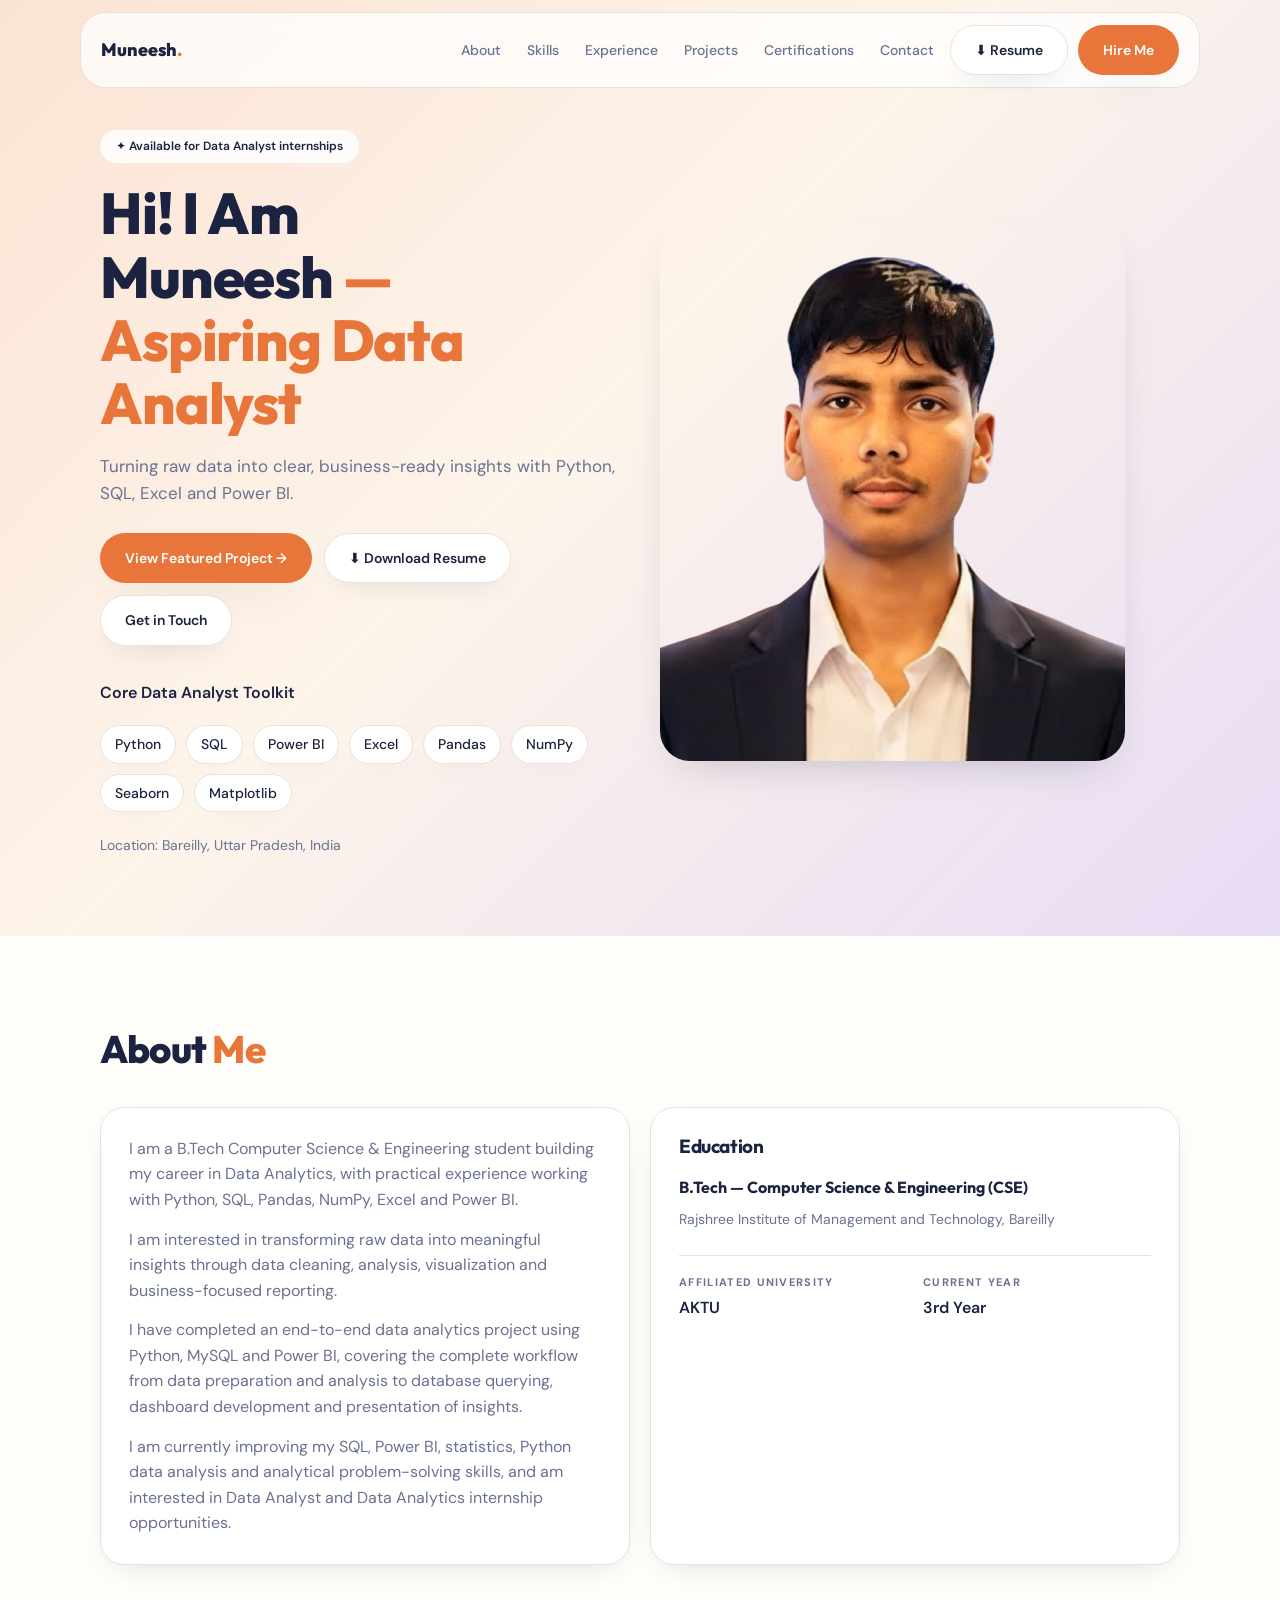
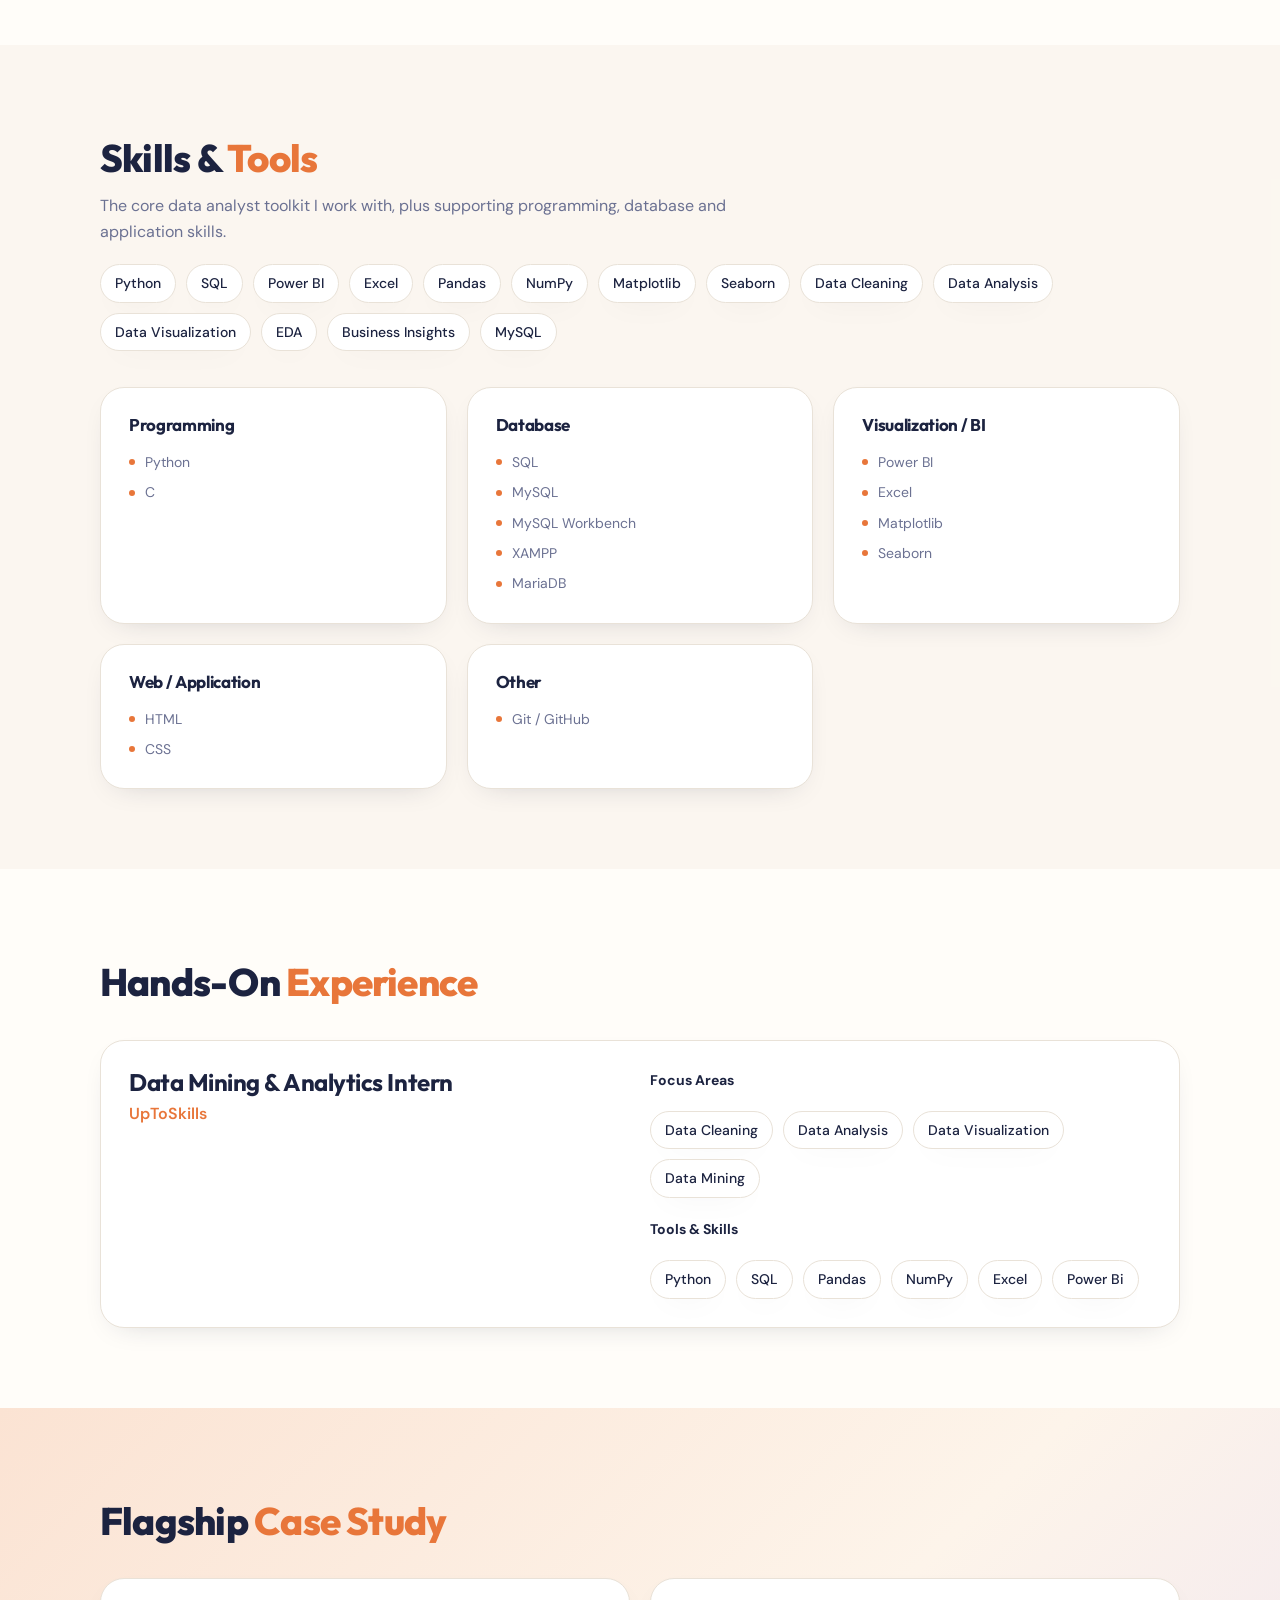
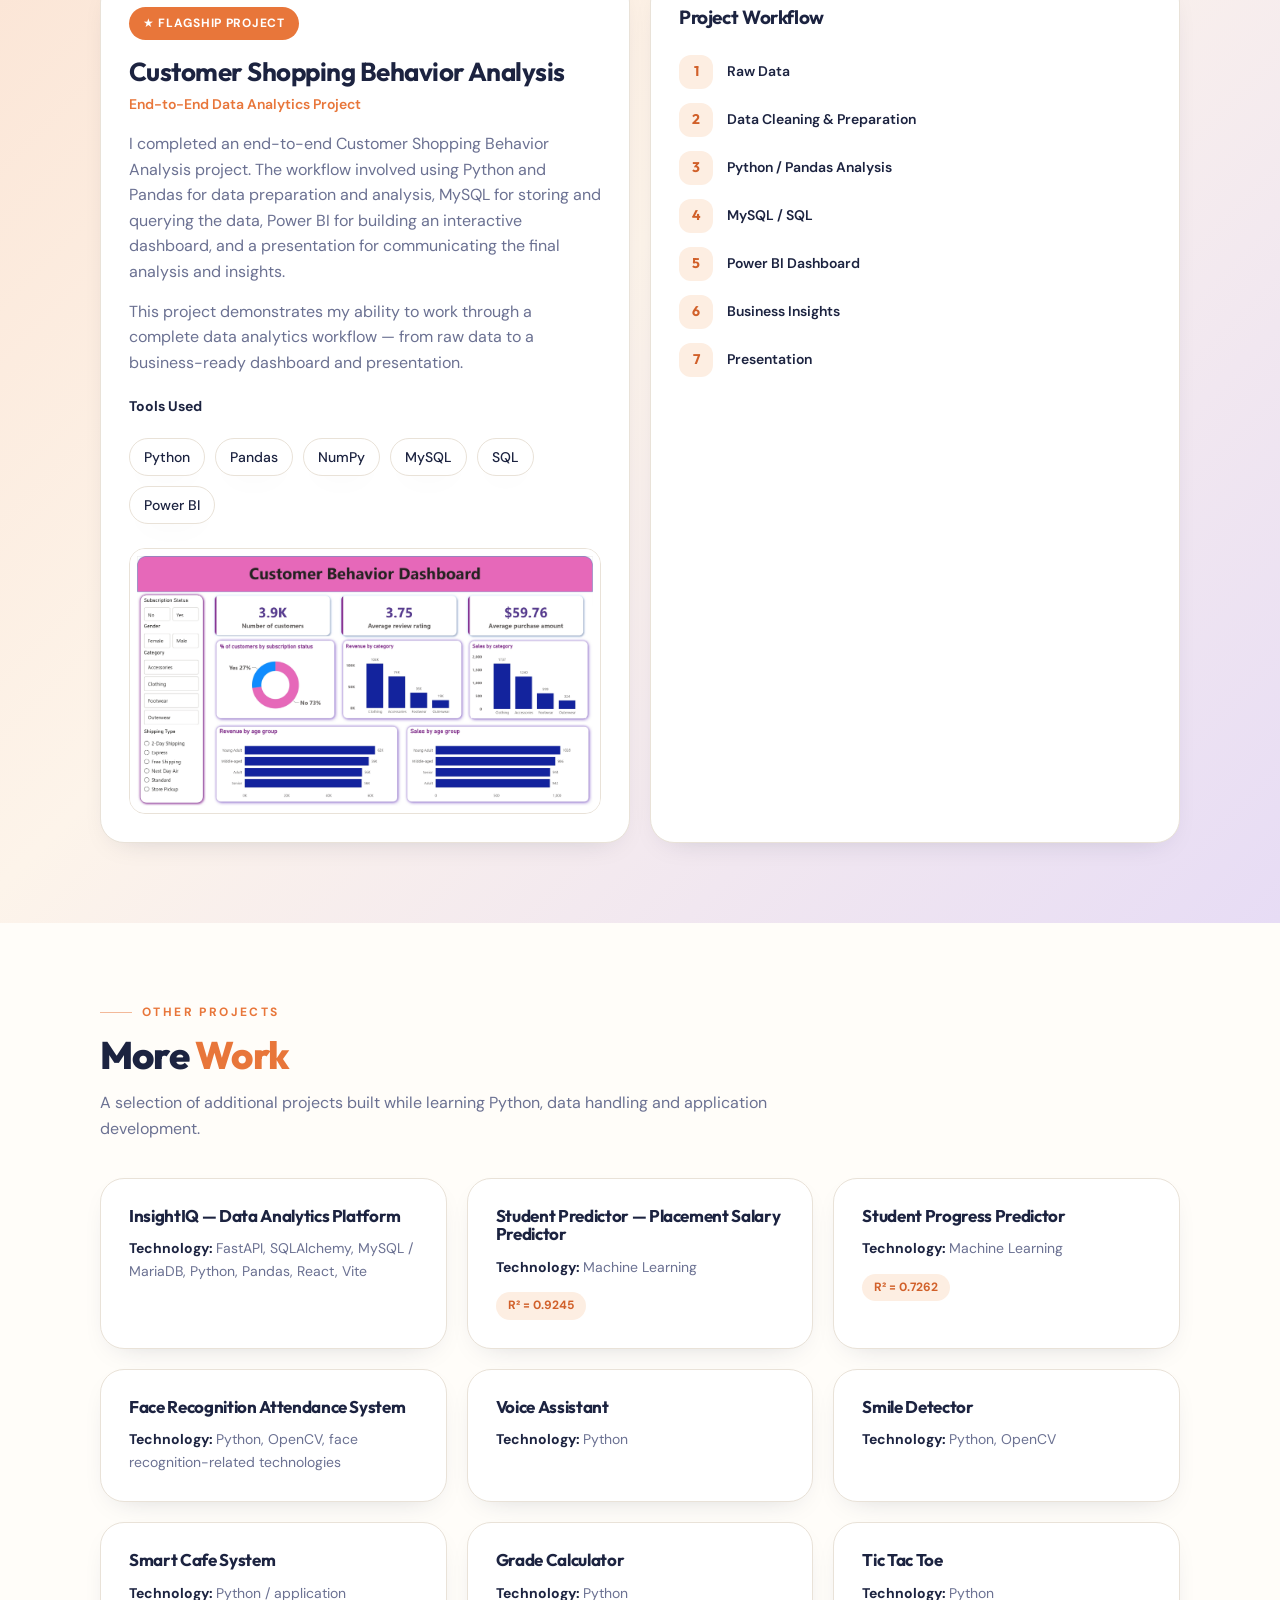
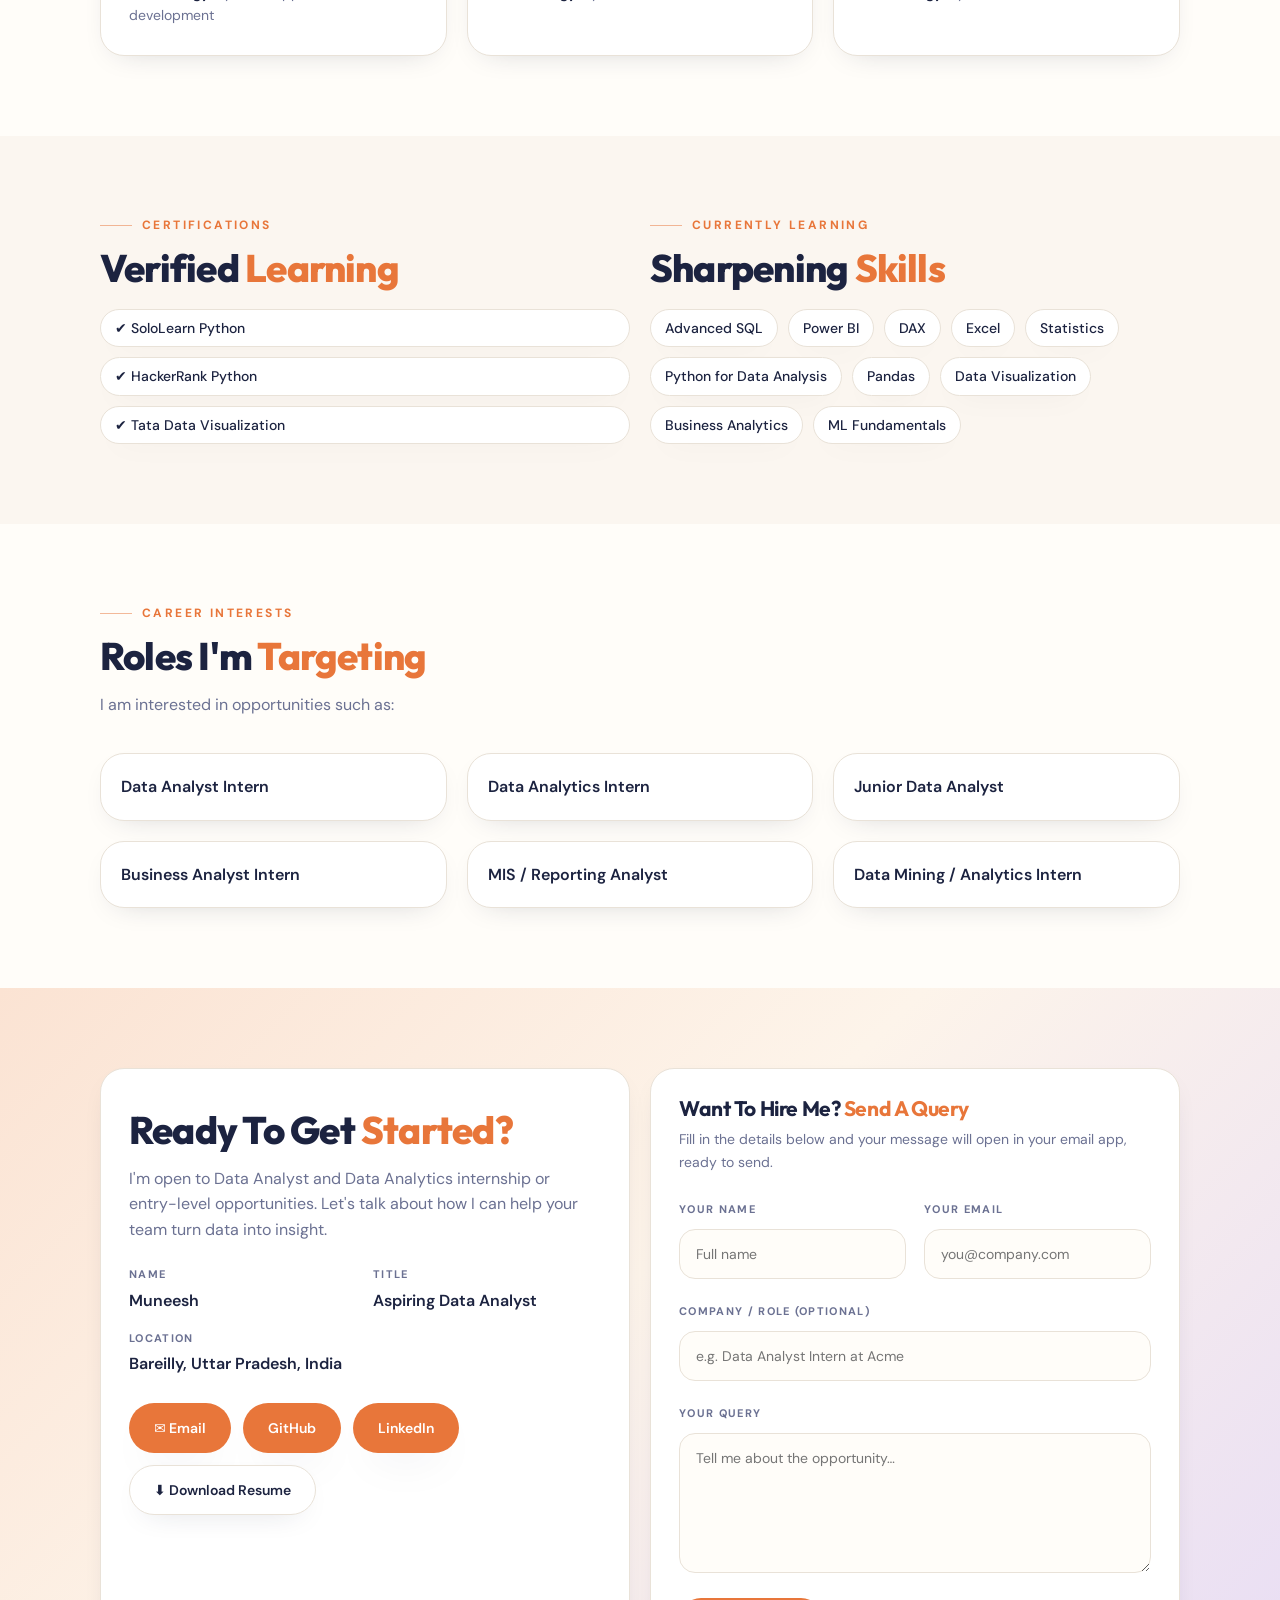
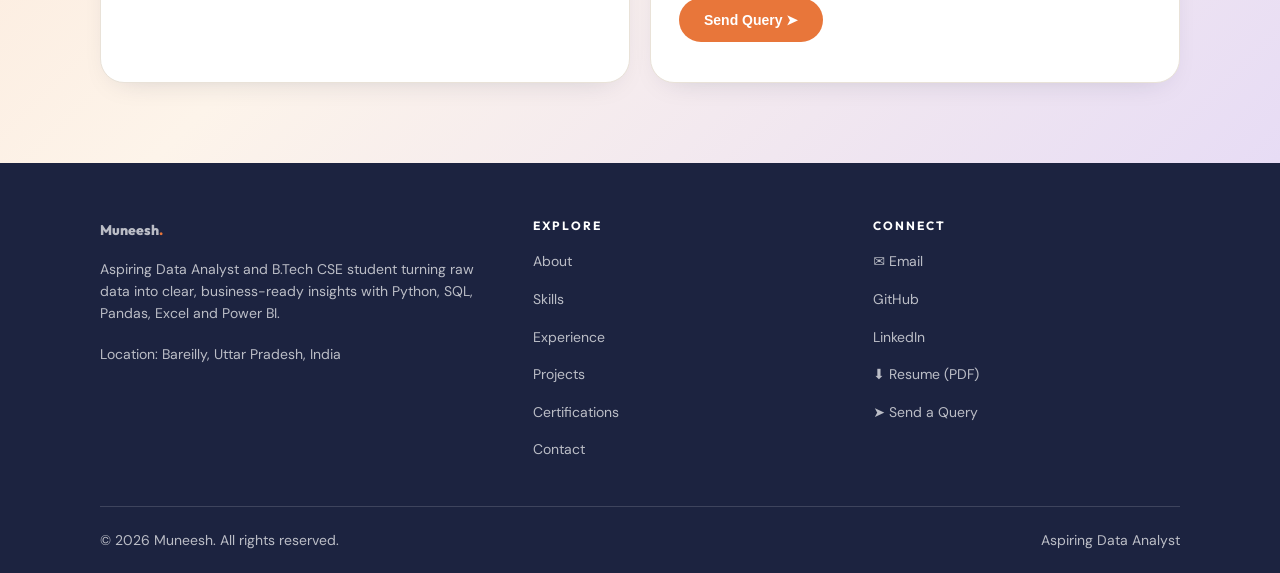
<file: index.html>
<!doctype html>
<html lang="en">
  <head>
    <meta charset="utf-8" />
    <meta name="viewport" content="width=device-width, initial-scale=1" />
    <title>Muneesh — Aspiring Data Analyst | Python, SQL &amp; Power BI</title>
    <meta
      name="description"
      content="Portfolio of Muneesh, an aspiring Data Analyst skilled in Python, SQL, Power BI, Excel and Pandas, with an end-to-end Customer Shopping Behavior Analysis project."
    />
    <link rel="preconnect" href="https://fonts.googleapis.com" />
    <link rel="preconnect" href="https://fonts.gstatic.com" crossorigin />
    <link
      href="https://fonts.googleapis.com/css2?family=DM+Sans:wght@400;500;600;700&family=Outfit:wght@600;700;800&display=swap"
      rel="stylesheet"
    />
    <link rel="stylesheet" href="style.css" />
  </head>
  <body>
    <!-- ================= NAVIGATION ================= -->
    <header>
      <nav class="nav" id="nav" aria-label="Main navigation">
        <a class="nav__brand" href="#home">Muneesh<span>.</span></a>
        <ul class="nav__links">
          <li><a href="#about">About</a></li>
          <li><a href="#skills">Skills</a></li>
          <li><a href="#experience">Experience</a></li>
          <li><a href="#featured-project">Projects</a></li>
          <li><a href="#certifications">Certifications</a></li>
          <li><a href="#contact">Contact</a></li>
        </ul>
        <div class="nav__actions">
          <!-- EDIT: point href to your PDF file name -->
          <a class="btn btn--ghost" href="resume.pdf" download>⬇ Resume</a>
          <a class="btn btn--primary" href="#contact">Hire Me</a>
        </div>
        <button class="nav__toggle" id="navToggle" aria-expanded="false" aria-controls="navMobile" aria-label="Toggle menu">☰</button>
      </nav>
      <div class="nav__mobile" id="navMobile">
        <ul>
          <li><a href="#about">About</a></li>
          <li><a href="#skills">Skills</a></li>
          <li><a href="#experience">Experience</a></li>
          <li><a href="#featured-project">Projects</a></li>
          <li><a href="#certifications">Certifications</a></li>
          <li><a href="#contact">Contact</a></li>
        </ul>
        <a class="btn btn--primary" href="#contact">Hire Me</a>
        <a class="btn btn--ghost" href="resume.pdf" download>⬇ Download Resume</a>
      </div>
    </header>

    <main>
      <!-- ================= HERO ================= -->
      <section class="hero section--hero-tint" id="home">
        <div class="wrap hero__grid">
          <div class="reveal">
            <span class="badge">✦ Available for Data Analyst internships</span>
            <h1>Hi! I Am<br />Muneesh <em>— Aspiring Data Analyst</em></h1>
            <p class="hero__lead">
              Turning raw data into clear, business-ready insights with Python, SQL, Excel and Power BI.
            </p>
            <div class="hero__cta">
              <a class="btn btn--primary" href="#featured-project">View Featured Project →</a>
              <a class="btn btn--ghost" href="resume.pdf" download>⬇ Download Resume</a>
              <a class="btn btn--ghost" href="#query">Get in Touch</a>
            </div>
            <p style="margin-top: 34px; font-weight: 600">Core Data Analyst Toolkit</p>
            <ul class="chips">
              <li class="chip">Python</li>
              <li class="chip">SQL</li>
              <li class="chip">Power BI</li>
              <li class="chip">Excel</li>
              <li class="chip">Pandas</li>
              <li class="chip">NumPy</li>
              <li class="chip">Seaborn</li>
              <li class="chip">Matplotlib</li>
            </ul>
            <p style="margin-top: 22px; color: var(--muted); font-size: 14px">Location: Bareilly, Uttar Pradesh, India</p>
          </div>
          <div class="reveal">
            <img class="hero__img" src="hero-analytics.png" alt="3D illustration of analytics dashboards with charts and graphs" />
          </div>
        </div>
      </section>

      <!-- ================= ABOUT ================= -->
      <section class="section" id="about">
        <div class="wrap">
          <div class="reveal">
            
            <h2 class="h2">About <span>Me</span></h2>
          </div>
          <div class="grid split">
            <div class="card reveal">
              <p style="color: var(--muted)">
                I am a B.Tech Computer Science &amp; Engineering student building my career in Data
                Analytics, with practical experience working with Python, SQL, Pandas, NumPy, Excel
                and Power BI.
              </p>
              <p style="color: var(--muted); margin-top: 14px">
                I am interested in transforming raw data into meaningful insights through data
                cleaning, analysis, visualization and business-focused reporting.
              </p>
              <p style="color: var(--muted); margin-top: 14px">
                I have completed an end-to-end data analytics project using Python, MySQL and Power
                BI, covering the complete workflow from data preparation and analysis to database
                querying, dashboard development and presentation of insights.
              </p>
              <p style="color: var(--muted); margin-top: 14px">
                I am currently improving my SQL, Power BI, statistics, Python data analysis and
                analytical problem-solving skills, and am interested in Data Analyst and Data
                Analytics internship opportunities.
              </p>
            </div>
            <div class="card reveal">
              <h3 style="font-size: 19px">Education</h3>
              <p style="margin-top: 18px; font-family: var(--font-display); font-weight: 700">
                B.Tech — Computer Science &amp; Engineering (CSE)
              </p>
              <p style="margin-top: 8px; color: var(--muted); font-size: 14px">
                Rajshree Institute of Management and Technology, Bareilly
              </p>
              <dl class="kv" style="border-top: 1px solid var(--border); padding-top: 18px">
                <div><dt>Affiliated University</dt><dd>AKTU</dd></div>
                <div><dt>Current Year</dt><dd>3rd Year</dd></div>
              </dl>
            </div>
          </div>
        </div>
      </section>

      <!-- ================= SKILLS ================= -->
      <section class="section section--tint" id="skills">
        <div class="wrap">
          <div class="reveal">
          
            <h2 class="h2">Skills &amp; <span>Tools</span></h2>
            <p class="lead">
              The core data analyst toolkit I work with, plus supporting programming, database and
              application skills.
            </p>
          </div>
          <ul class="chips reveal">
            <li class="chip">Python</li><li class="chip">SQL</li><li class="chip">Power BI</li>
            <li class="chip">Excel</li><li class="chip">Pandas</li><li class="chip">NumPy</li><li class="chip">Matplotlib</li><li class="chip">Seaborn</li>
            <li class="chip">Data Cleaning</li><li class="chip">Data Analysis</li>
            <li class="chip">Data Visualization</li><li class="chip">EDA</li>
            <li class="chip">Business Insights</li><li class="chip">MySQL</li>
          </ul>
          <div class="grid grid--3">
            <div class="card reveal"><h3 style="font-size: 17px">Programming</h3><ul class="list"><li>Python</li><li>C</li></ul></div>
            <div class="card reveal"><h3 style="font-size: 17px">Database</h3><ul class="list"><li>SQL</li><li>MySQL</li><li>MySQL Workbench</li><li>XAMPP</li><li>MariaDB</li></ul></div>
            <div class="card reveal"><h3 style="font-size: 17px">Visualization / BI</h3><ul class="list"><li>Power BI</li><li>Excel</li><li>Matplotlib</li><li>Seaborn</li></ul></div>
            <div class="card reveal"><h3 style="font-size: 17px">Web / Application</h3><ul class="list"><li>HTML</li><li>CSS</li></ul></div>
            <div class="card reveal"><h3 style="font-size: 17px">Other</h3><ul class="list"><li>Git / GitHub</li></ul></div>
          </div>
        </div>
      </section>

      <!-- ================= EXPERIENCE ================= -->
      <section class="section" id="experience">
        <div class="wrap">
          <div class="reveal">
         
            <h2 class="h2">Hands-On <span>Experience</span></h2>
          </div>
          <div class="card reveal" style="margin-top: 36px">
            <div class="grid split" style="margin-top: 0">
              <div>
                <h3 style="font-size: 24px">Data Mining &amp; Analytics Intern</h3>
                <p style="margin-top: 6px; color: var(--brand); font-weight: 600">UpToSkills</p>
              </div>
              <div>
                <p style="font-weight: 700; font-size: 14px">Focus Areas</p>
                <ul class="chips">
                  <li class="chip">Data Cleaning</li><li class="chip">Data Analysis</li>
                  <li class="chip">Data Visualization</li><li class="chip">Data Mining</li>
                </ul>
                <p style="font-weight: 700; font-size: 14px; margin-top: 20px">Tools &amp; Skills</p>
                <ul class="chips">
                  <li class="chip">Python</li><li class="chip">SQL</li><li class="chip">Pandas</li>
                  <li class="chip">NumPy</li><li class="chip">Excel</li><li class="chip">Power Bi</li>
                </ul>
              </div>
            </div>
          </div>
        </div>
      </section>

      <!-- ================= FEATURED PROJECT ================= -->
      <section class="section section--hero-tint" id="featured-project">
        <div class="wrap">
          <div class="reveal">
          
            <h2 class="h2">Flagship <span>Case Study</span></h2>
          </div>
          <div class="grid split">
            <div class="card reveal">
              <span class="tag">★ Flagship Project</span>
              <h3 style="margin-top: 18px; font-size: 26px">Customer Shopping Behavior Analysis</h3>
              <p style="margin-top: 6px; color: var(--brand); font-weight: 600; font-size: 14px">
                End-to-End Data Analytics Project
              </p>
              <p style="margin-top: 16px; color: var(--muted)">
                I completed an end-to-end Customer Shopping Behavior Analysis project. The workflow
                involved using Python and Pandas for data preparation and analysis, MySQL for storing
                and querying the data, Power BI for building an interactive dashboard, and a
                presentation for communicating the final analysis and insights.
              </p>
              <p style="margin-top: 14px; color: var(--muted)">
                This project demonstrates my ability to work through a complete data analytics
                workflow — from raw data to a business-ready dashboard and presentation.
              </p>
              <p style="margin-top: 20px; font-weight: 700; font-size: 14px">Tools Used</p>
              <ul class="chips">
                <li class="chip">Python</li><li class="chip">Pandas</li><li class="chip">NumPy</li>
                <li class="chip">MySQL</li><li class="chip">SQL</li><li class="chip">Power BI</li>
              </ul>
              <img
                src="project-dashboard.jpg"
                alt="Business intelligence dashboard mockup with KPI tiles, donut chart and bar charts"
                loading="lazy"
                style="margin-top: 24px; border-radius: 16px; border: 1px solid var(--border)"
              />
            </div>
            <div class="card reveal">
              <h3 style="font-size: 19px">Project Workflow</h3>
              <ol class="workflow">
                <li>Raw Data</li>
                <li>Data Cleaning &amp; Preparation</li>
                <li>Python / Pandas Analysis</li>
                <li>MySQL / SQL</li>
                <li>Power BI Dashboard</li>
                <li>Business Insights</li>
                <li>Presentation</li>
              </ol>
            </div>
          </div>
        </div>
      </section>

      <!-- ================= OTHER PROJECTS ================= -->
      <section class="section" id="projects">
        <div class="wrap">
          <div class="reveal">
            <p class="eyebrow"> <i></i> Other Projects</p>
            <h2 class="h2">More <span>Work</span></h2>
            <p class="lead">
              A selection of additional projects built while learning Python, data handling and
              application development.
            </p>
          </div>
          <div class="grid grid--3">
            <div class="card reveal"><h3 style="font-size: 17px">InsightIQ — Data Analytics Platform</h3><p style="margin-top: 12px; color: var(--muted); font-size: 14px"><strong style="color: var(--ink)">Technology: </strong>FastAPI, SQLAlchemy, MySQL / MariaDB, Python, Pandas, React, Vite</p></div>
            <div class="card reveal"><h3 style="font-size: 17px">Student Predictor — Placement Salary Predictor</h3><p style="margin-top: 12px; color: var(--muted); font-size: 14px"><strong style="color: var(--ink)">Technology: </strong>Machine Learning</p><span class="metric">R² = 0.9245</span></div>
            <div class="card reveal"><h3 style="font-size: 17px">Student Progress Predictor</h3><p style="margin-top: 12px; color: var(--muted); font-size: 14px"><strong style="color: var(--ink)">Technology: </strong>Machine Learning</p><span class="metric">R² = 0.7262</span></div>
            <div class="card reveal"><h3 style="font-size: 17px">Face Recognition Attendance System</h3><p style="margin-top: 12px; color: var(--muted); font-size: 14px"><strong style="color: var(--ink)">Technology: </strong>Python, OpenCV, face recognition-related technologies</p></div>
            <div class="card reveal"><h3 style="font-size: 17px">Voice Assistant</h3><p style="margin-top: 12px; color: var(--muted); font-size: 14px"><strong style="color: var(--ink)">Technology: </strong>Python</p></div>
            <div class="card reveal"><h3 style="font-size: 17px">Smile Detector</h3><p style="margin-top: 12px; color: var(--muted); font-size: 14px"><strong style="color: var(--ink)">Technology: </strong>Python, OpenCV</p></div>
            <div class="card reveal"><h3 style="font-size: 17px">Smart Cafe System</h3><p style="margin-top: 12px; color: var(--muted); font-size: 14px"><strong style="color: var(--ink)">Technology: </strong>Python / application development</p></div>
            <div class="card reveal"><h3 style="font-size: 17px">Grade Calculator</h3><p style="margin-top: 12px; color: var(--muted); font-size: 14px"><strong style="color: var(--ink)">Technology: </strong>Python</p></div>
            <div class="card reveal"><h3 style="font-size: 17px">Tic Tac Toe</h3><p style="margin-top: 12px; color: var(--muted); font-size: 14px"><strong style="color: var(--ink)">Technology: </strong>Python</p></div>
          </div>
        </div>
      </section>

      <!-- ================= CERTIFICATIONS + LEARNING ================= -->
      <section class="section section--tint" id="certifications">
        <div class="wrap grid split" style="margin-top: 0">
          <div class="reveal">
            <p class="eyebrow"><i></i> Certifications</p>
            <h2 class="h2">Verified <span>Learning</span></h2>
            <ul class="chips" style="flex-direction: column; align-items: stretch">
              <li class="chip">✔ SoloLearn Python</li>
              <li class="chip">✔ HackerRank Python</li>
              <li class="chip">✔ Tata Data Visualization</li>
            </ul>
          </div>
          <div class="reveal" id="learning">
            <p class="eyebrow"><i></i> Currently Learning</p>
            <h2 class="h2">Sharpening <span>Skills</span></h2>
            <ul class="chips">
              <li class="chip">Advanced SQL</li><li class="chip">Power BI</li><li class="chip">DAX</li>
              <li class="chip">Excel</li><li class="chip">Statistics</li>
              <li class="chip">Python for Data Analysis</li><li class="chip">Pandas</li>
              <li class="chip">Data Visualization</li><li class="chip">Business Analytics</li>
              <li class="chip">ML Fundamentals</li>
            </ul>
          </div>
        </div>
      </section>

      <!-- ================= CAREER INTERESTS ================= -->
      <section class="section" id="career">
        <div class="wrap">
          <div class="reveal">
            <p class="eyebrow"><i></i> Career Interests</p>
            <h2 class="h2">Roles I'm <span>Targeting</span></h2>
            <p class="lead">I am interested in opportunities such as:</p>
          </div>
          <div class="grid grid--3">
            <div class="card reveal" style="padding: 20px; font-weight: 600">Data Analyst Intern</div>
            <div class="card reveal" style="padding: 20px; font-weight: 600">Data Analytics Intern</div>
            <div class="card reveal" style="padding: 20px; font-weight: 600">Junior Data Analyst</div>
            <div class="card reveal" style="padding: 20px; font-weight: 600">Business Analyst Intern</div>
            <div class="card reveal" style="padding: 20px; font-weight: 600">MIS / Reporting Analyst</div>
            <div class="card reveal" style="padding: 20px; font-weight: 600">Data Mining / Analytics Intern</div>
          </div>
        </div>
      </section>

      <!-- ================= CONTACT + QUERY BOX ================= -->
      <section class="section section--hero-tint" id="contact">
        <div class="wrap grid split" style="margin-top: 0">
          <div class="card reveal">
           
            <h2 class="h2">Ready To Get <span>Started?</span></h2>
            <p class="lead">
              I'm open to Data Analyst and Data Analytics internship or entry-level opportunities.
              Let's talk about how I can help your team turn data into insight.
            </p>
            <dl class="kv">
              <div><dt>Name</dt><dd>Muneesh</dd></div>
              <div><dt>Title</dt><dd>Aspiring Data Analyst</dd></div>
              <div><dt>Location</dt><dd>Bareilly, Uttar Pradesh, India</dd></div>
            </dl>
            <!-- EDIT: replace the # links below with your real profiles -->
            <div class="hero__cta">
              <a class="btn btn--primary" href="mailto:">✉ Email</a>
              <a class="btn btn--primary" href="https://github.com/Muneesh0G97">GitHub</a>
              <a class="btn btn--primary" href="https://www.linkedin.com/in/muneesh-a86165300/">LinkedIn</a>
              <a class="btn btn--ghost" href="resume.pdf" download>⬇ Download Resume</a>
            </div>
          </div>

          <div class="card reveal" id="query">
            <h3 style="font-size: 21px">Want To Hire Me? <span style="color: var(--brand)">Send A Query</span></h3>
            <p style="margin-top: 8px; color: var(--muted); font-size: 14px">
              Fill in the details below and your message will open in your email app, ready to send.
            </p>
            <form class="form" id="queryForm">
              <div class="field">
                <label for="qName">Your Name</label>
                <input id="qName" name="name" required placeholder="Full name" />
              </div>
              <div class="field">
                <label for="qEmail">Your Email</label>
                <input id="qEmail" name="email" type="email" required placeholder="you@company.com" />
              </div>
              <div class="field field--full">
                <label for="qCompany">Company / Role (optional)</label>
                <input id="qCompany" name="company" placeholder="e.g. Data Analyst Intern at Acme" />
              </div>
              <div class="field field--full">
                <label for="qMessage">Your Query</label>
                <textarea id="qMessage" name="message" rows="5" required placeholder="Tell me about the opportunity…"></textarea>
              </div>
              <div class="field--full">
                <button class="btn btn--primary" type="submit">Send Query ➤</button>
                <p class="form__note" style="margin-top: 12px">                 
                </p>
              </div>
            </form>
          </div>
        </div>
      </section>
    </main>

    <!-- ================= FOOTER (BLACK BOX) ================= -->
    <footer class="footer">
      <div class="wrap">
        <div class="footer__grid">
          <div>
            <p class="footer__brand">Muneesh<span>.</span></p>
            <p style="margin-top: 16px; max-width: 30rem">
              Aspiring Data Analyst and B.Tech CSE student turning raw data into clear,
              business-ready insights with Python, SQL, Pandas, Excel and Power BI.
            </p>
            <p style="margin-top: 18px">Location: Bareilly, Uttar Pradesh, India</p>
          </div>
          <div>
            <h4>Explore</h4>
            <ul>
              <li><a href="#about">About</a></li>
              <li><a href="#skills">Skills</a></li>
              <li><a href="#experience">Experience</a></li>
              <li><a href="#featured-project">Projects</a></li>
              <li><a href="#certifications">Certifications</a></li>
              <li><a href="#contact">Contact</a></li>
            </ul>
          </div>
          <div>
            <h4>Connect</h4>
            <ul>
              <li><a href="mailto:">✉ Email</a></li>
              <li><a href="#">GitHub</a></li>
              <li><a href="#">LinkedIn</a></li>
              <li><a href="resume.pdf" download>⬇ Resume (PDF)</a></li>
              <li><a href="#query">➤ Send a Query</a></li>
            </ul>
          </div>
        </div>
        <div class="footer__bottom">
          <p>© <span id="year"></span> Muneesh. All rights reserved.</p>
          <p>Aspiring Data Analyst</p>
        </div>
      </div>
    </footer>

    <script src="script.js"></script>
  </body>
</html>
</file>
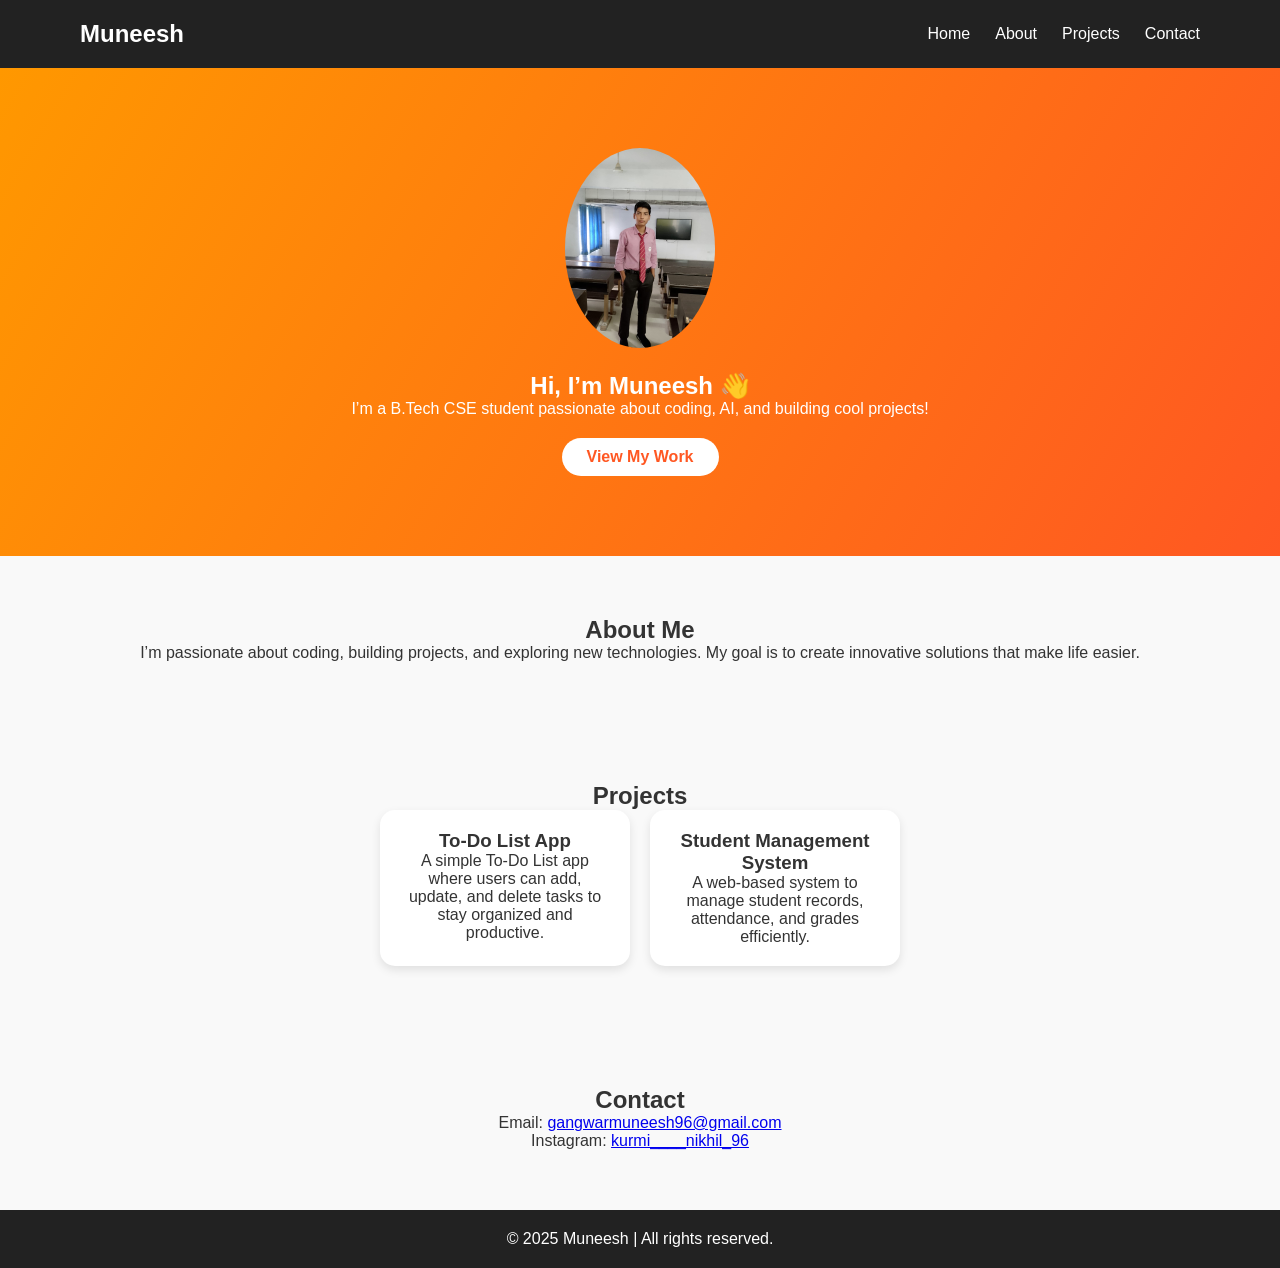
<file: portfolio/index.html>
<!DOCTYPE html>
<html lang="en">
<head>
    <meta charset="UTF-8">
    <meta name="viewport" content="width=device-width, initial-scale=1.0">
    <title>My Portfolio</title>
    <link rel="stylesheet" href="style.css">
</head>
<body>

    <!-- ===== Header ===== -->
    <header>
        <h1 class="logo">Muneesh</h1>
        <nav>
            <ul class="nav-links">
                <li><a href="#home">Home</a></li>
                <li><a href="#about">About</a></li>
                <li><a href="#projects">Projects</a></li>
                <li><a href="#contact">Contact</a></li>
            </ul>
        </nav>
    </header>

    <!-- ===== Hero Section ===== -->
    <section id="home" class="hero">
        <img src="image1.jpg" alt="Profile Picture" class="profile-img">
        <h2>Hi, I’m Muneesh 👋</h2>
        <p>I’m a B.Tech CSE student passionate about coding, AI, and building cool projects!</p>

        <a href="#projects" class="btn">View My Work</a>
    </section>

    <!-- ===== About Section ===== -->
    <section id="about" class="about">
        <h2>About Me</h2>
        <p>I’m passionate about coding, building projects, and exploring new technologies. My goal is to create innovative solutions that make life easier.</p>
    </section>

    <!-- ===== Projects Section ===== -->
    <section id="projects" class="projects">
        <h2>Projects</h2>
        <div class="project-grid">
            <div class="project-card">
    <h3>To-Do List App</h3>
    <p>A simple To-Do List app where users can add, update, and delete tasks to stay organized and productive.</p>
</div>

            <div class="project-card">
    <h3>Student Management System</h3>
    <p>A web-based system to manage student records, attendance, and grades efficiently.</p>
</div>

        </div>
    </section>

    <!-- ===== Contact Section ===== -->
    <section id="contact" class="contact">
        <h2>Contact</h2>
        <p>Email: <a href="mailto:gangwarmuneesh96@gmail.com">gangwarmuneesh96@gmail.com</a></p>
        <p>Instagram: <a href="https://www.instagram.com/kurmi____nikhil_96/" target="_blank">kurmi____nikhil_96</a></p>
    </section>

    <footer>
        <p>© 2025 Muneesh | All rights reserved.</p>
    </footer>

</body>
</html>
</file>
<file: style.css>
/* ============================================================
   Nikhil — Data Analyst Portfolio
   Editable stylesheet. Change the variables below to re-theme.
   ============================================================ */

:root {
  --brand: #e8763a;
  --brand-dark: #d1602a;
  --ink: #1c2340;
  --muted: #6b7192;
  --bg: #fffdf9;
  --card: #ffffff;
  --border: #e9e2d8;
  --accent: #fdeee2;
  --peach: #fbe3d3;
  --lilac: #e7dcf5;
  --radius: 16px;
  --shadow-soft: 0 18px 45px -22px rgba(28, 35, 64, 0.28);
  --shadow-card: 0 10px 30px -18px rgba(28, 35, 64, 0.25);
  --font-display: "Outfit", system-ui, sans-serif;
  --font-sans: "DM Sans", system-ui, sans-serif;
}

* { box-sizing: border-box; margin: 0; padding: 0; }

html { scroll-behavior: smooth; scroll-padding-top: 6rem; }

body {
  background: var(--bg);
  color: var(--ink);
  font-family: var(--font-sans);
  line-height: 1.6;
  -webkit-font-smoothing: antialiased;
}

h1, h2, h3, h4 { font-family: var(--font-display); letter-spacing: -0.02em; line-height: 1.1; }
a { color: inherit; text-decoration: none; }
img { max-width: 100%; display: block; }

.wrap { max-width: 1120px; margin: 0 auto; padding: 0 20px; }
.section { padding: 80px 0; }
.section--tint { background: rgba(250, 245, 238, 0.8); }
.section--hero-tint { background: linear-gradient(135deg, var(--peach) 0%, #fdf4ea 45%, var(--lilac) 100%); }

/* ---------- buttons ---------- */
.btn {
  display: inline-flex; align-items: center; gap: 8px;
  border-radius: 999px; padding: 13px 24px;
  font-size: 14px; font-weight: 600; cursor: pointer;
  border: 1px solid transparent; transition: transform 0.2s, background 0.2s;
}
.btn:hover { transform: translateY(-2px); }
.btn--primary { background: var(--brand); color: #fff; box-shadow: var(--shadow-soft); }
.btn--ghost { background: var(--card); color: var(--ink); border-color: var(--border); box-shadow: var(--shadow-card); }

/* ---------- nav ---------- */
.nav {
  position: fixed; inset: 12px 16px auto; z-index: 50;
  max-width: 1120px; margin: 0 auto;
  display: flex; align-items: center; gap: 16px;
  background: rgba(255, 255, 255, 0.75); backdrop-filter: blur(10px);
  border: 1px solid var(--border); border-radius: 26px; padding: 12px 20px;
  transition: box-shadow 0.2s, background 0.2s;
}
.nav.is-scrolled { background: rgba(255, 255, 255, 0.95); box-shadow: var(--shadow-card); }
.nav__brand { font-family: var(--font-display); font-weight: 800; font-size: 18px; }
.nav__brand span { color: var(--brand); }
.nav__links { display: flex; gap: 26px; list-style: none; margin-left: auto; }
.nav__links a { font-size: 14px; font-weight: 500; color: var(--muted); }
.nav__links a:hover { color: var(--brand); }
.nav__actions { display: flex; gap: 10px; }
.nav__toggle { display: none; margin-left: auto; background: var(--card); border: 1px solid var(--border); border-radius: 999px; width: 40px; height: 40px; font-size: 18px; cursor: pointer; }
.nav__mobile { display: none; }

/* ---------- hero ---------- */
.hero { padding: 130px 0 80px; }
.hero__grid { display: grid; gap: 40px; align-items: center; }
.badge {
  display: inline-flex; align-items: center; gap: 8px;
  background: rgba(255, 255, 255, 0.85); border-radius: 999px;
  padding: 7px 16px; font-size: 12px; font-weight: 600; box-shadow: var(--shadow-card);
}
.hero h1 { margin-top: 18px; font-size: clamp(2.2rem, 6vw, 3.6rem); font-weight: 800; }
.hero h1 em { color: var(--brand); font-style: normal; }
.hero__lead { margin-top: 18px; max-width: 34rem; color: var(--muted); font-size: 17px; }
.hero__cta { margin-top: 26px; display: flex; flex-wrap: wrap; gap: 12px; }
.hero__img { border-radius: 30px; box-shadow: var(--shadow-soft); }

/* ---------- headings ---------- */
.eyebrow { display: flex; align-items: center; gap: 10px; font-size: 12px; font-weight: 700; letter-spacing: 0.2em; text-transform: uppercase; color: var(--brand); }
.eyebrow i { display: block; width: 32px; height: 1px; background: rgba(232, 118, 58, 0.5); }
.h2 { margin-top: 12px; font-size: clamp(1.8rem, 4vw, 2.4rem); font-weight: 800; }
.h2 span { color: var(--brand); }
.lead { margin-top: 14px; max-width: 42rem; color: var(--muted); }

/* ---------- cards / chips ---------- */
.card { background: var(--card); border: 1px solid var(--border); border-radius: 24px; box-shadow: var(--shadow-card); padding: 28px; }
.grid { display: grid; gap: 20px; margin-top: 36px; }
.grid--2 { grid-template-columns: 1fr; }
.grid--3 { grid-template-columns: 1fr; }
.chips { display: flex; flex-wrap: wrap; gap: 10px; list-style: none; margin-top: 20px; }
.chip { background: var(--card); border: 1px solid var(--border); border-radius: 999px; padding: 7px 14px; font-size: 14px; font-weight: 500; box-shadow: var(--shadow-card); }
.list { list-style: none; margin-top: 16px; display: grid; gap: 8px; }
.list li { color: var(--muted); font-size: 14px; display: flex; gap: 10px; align-items: center; }
.list li::before { content: ""; width: 6px; height: 6px; border-radius: 999px; background: var(--brand); flex: none; }
.metric { display: inline-block; margin-top: 14px; background: var(--accent); color: var(--brand-dark); border-radius: 999px; padding: 4px 12px; font-size: 12px; font-weight: 700; }
.tag { display: inline-flex; align-items: center; gap: 8px; background: var(--brand); color: #fff; border-radius: 999px; padding: 7px 14px; font-size: 12px; font-weight: 700; text-transform: uppercase; letter-spacing: 0.06em; }
.workflow { list-style: none; margin-top: 20px; counter-reset: step; }
.workflow li { display: flex; align-items: center; gap: 14px; padding: 7px 0; font-size: 14px; font-weight: 600; }
.workflow li::before { counter-increment: step; content: counter(step); display: grid; place-items: center; width: 34px; height: 34px; border-radius: 12px; background: var(--accent); color: var(--brand-dark); font-family: var(--font-display); font-weight: 700; flex: none; }
.kv { margin-top: 24px; display: grid; gap: 16px; }
.kv dt { font-size: 11px; letter-spacing: 0.12em; text-transform: uppercase; color: var(--muted); font-weight: 700; }
.kv dd { font-weight: 600; margin-top: 4px; }

/* ---------- query form ---------- */
.form { display: grid; gap: 18px; margin-top: 22px; }
.field label { font-size: 11px; letter-spacing: 0.12em; text-transform: uppercase; color: var(--muted); font-weight: 700; }
.field input, .field textarea {
  width: 100%; margin-top: 8px; padding: 13px 16px;
  border: 1px solid var(--border); border-radius: 16px;
  font: inherit; font-size: 14px; background: var(--bg); color: var(--ink);
}
.field input:focus, .field textarea:focus { outline: none; border-color: var(--brand); }
.form__note { font-size: 12px; color: var(--muted); }

/* ---------- footer (black box) ---------- */
.footer { background: var(--ink); color: #fff; }
.footer__grid { display: grid; gap: 34px; padding: 56px 0 0; }
.footer h4 { font-size: 12px; letter-spacing: 0.16em; text-transform: uppercase; }
.footer p, .footer a { color: rgba(255, 255, 255, 0.7); font-size: 14px; }
.footer a:hover { color: var(--brand); }
.footer__brand { font-family: var(--font-display); font-size: 26px; font-weight: 800; color: #fff; }
.footer__brand span { color: var(--brand); }
.footer ul { list-style: none; display: grid; gap: 12px; margin-top: 16px; }
.footer__bottom { margin-top: 44px; padding: 22px 0; border-top: 1px solid rgba(255, 255, 255, 0.15); display: flex; flex-wrap: wrap; gap: 8px; justify-content: space-between; }

/* ---------- reveal animation ---------- */
.reveal { opacity: 0; transform: translateY(18px); transition: opacity 0.7s cubic-bezier(0.22, 1, 0.36, 1), transform 0.7s cubic-bezier(0.22, 1, 0.36, 1); }
.reveal.is-visible { opacity: 1; transform: none; }

/* ---------- responsive ---------- */
@media (max-width: 900px) {
  .nav__links, .nav__actions { display: none; }
  .nav__toggle { display: block; }
  .nav__mobile.is-open {
    display: block; max-width: 1120px; margin: 8px auto 0;
    background: var(--card); border: 1px solid var(--border); border-radius: 26px; padding: 14px;
    box-shadow: var(--shadow-card);
  }
  .nav__mobile ul { list-style: none; display: grid; gap: 4px; }
  .nav__mobile a { display: block; padding: 12px; border-radius: 12px; font-size: 14px; font-weight: 500; }
  .nav__mobile a:hover { background: var(--accent); }
  .nav__mobile .btn { width: 100%; justify-content: center; margin-top: 8px; }
}
@media (min-width: 700px) {
  .grid--2 { grid-template-columns: repeat(2, 1fr); }
  .grid--3 { grid-template-columns: repeat(2, 1fr); }
  .kv { grid-template-columns: repeat(2, 1fr); }
  .form { grid-template-columns: repeat(2, 1fr); }
  .field--full { grid-column: 1 / -1; }
}
@media (min-width: 1000px) {
  .hero__grid, .split { grid-template-columns: repeat(2, 1fr); }
  .grid--3 { grid-template-columns: repeat(3, 1fr); }
  .footer__grid { grid-template-columns: 1.3fr 1fr 1fr; }
}
</file>
<file: portfolio/style.css>
* {
    margin: 0;
    padding: 0;
    box-sizing: border-box;
    font-family: 'Poppins', sans-serif;
}

body {
    background: #f9f9f9;
    color: #333;
}

/* Header */
header {
    display: flex;
    justify-content: space-between;
    align-items: center;
    padding: 20px 80px;
    background: #222;
    color: white;
}

.logo {
    font-size: 24px;
    font-weight: bold;
}

.nav-links {
    list-style: none;
    display: flex;
    gap: 25px;
}

.nav-links a {
    color: white;
    text-decoration: none;
    transition: 0.3s;
}

.nav-links a:hover {
    color: #ff9800;
}

/* Hero */
.hero {
    text-align: center;
    padding: 80px 20px;
    background: linear-gradient(120deg, #ff9800, #ff5722);
    color: white;
}

.profile-img {
    width: 150px;
    border-radius: 50%;
    margin-bottom: 20px;
}

.btn {
    display: inline-block;
    margin-top: 20px;
    padding: 10px 25px;
    background: white;
    color: #ff5722;
    border-radius: 25px;
    text-decoration: none;
    font-weight: bold;
}

.btn:hover {
    background: #333;
    color: white;
}

/* About */
.about, .projects, .contact {
    padding: 60px 80px;
    text-align: center;
}

.project-grid {
    display: flex;
    justify-content: center;
    gap: 20px;
    flex-wrap: wrap;
}

.project-card {
    background: white;
    padding: 20px;
    border-radius: 15px;
    width: 250px;
    box-shadow: 0 4px 10px rgba(0,0,0,0.1);
    transition: transform 0.3s;
}

.project-card:hover {
    transform: translateY(-5px);
}

/* Footer */
footer {
    background: #222;
    color: white;
    text-align: center;
    padding: 20px;
}
</file>
